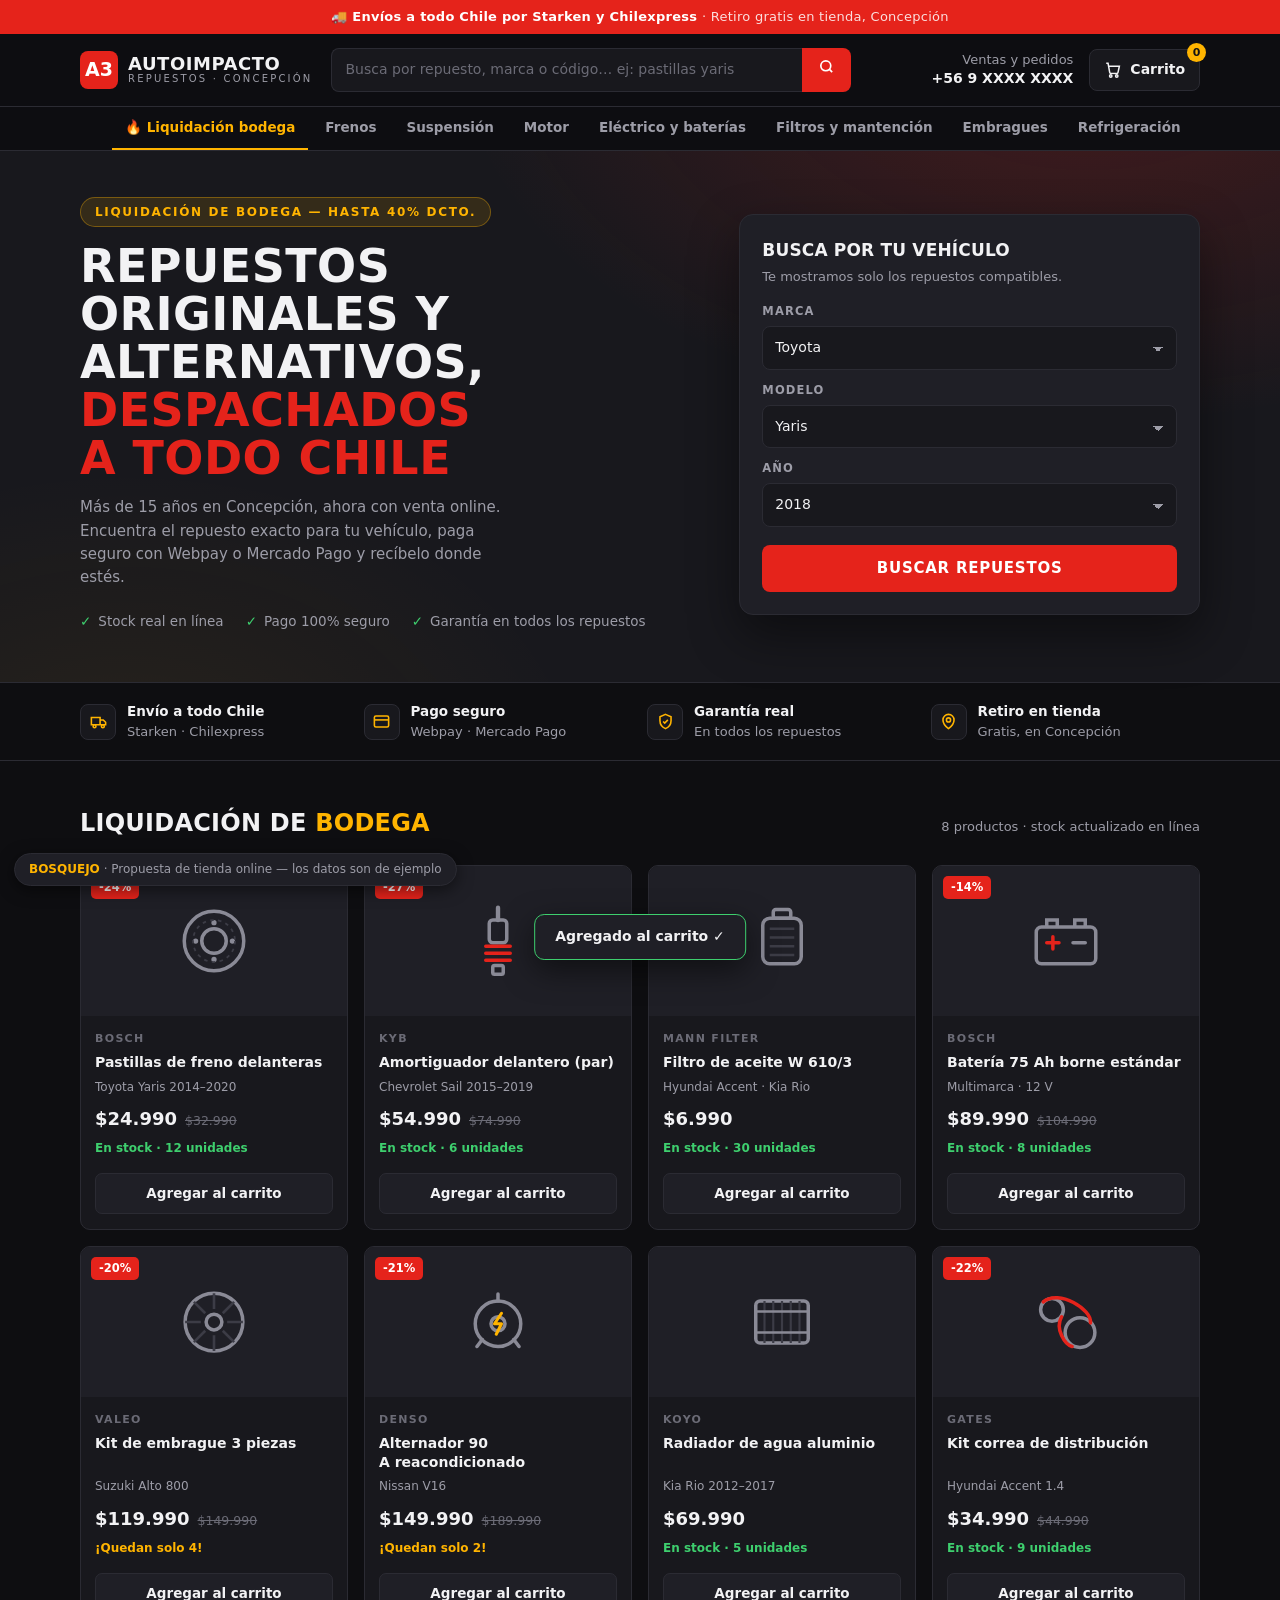
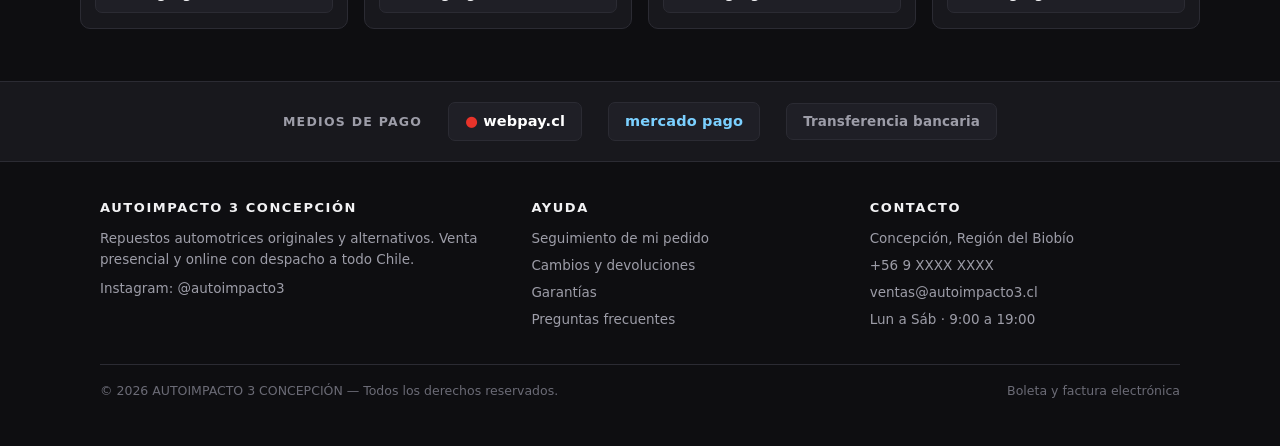
<file: public/tienda-demo.html>
<!DOCTYPE html>
<html lang="es">
<head>
<meta charset="UTF-8">
<meta name="viewport" content="width=device-width, initial-scale=1.0">
<meta name="robots" content="noindex">
<title>AUTOIMPACTO · Tienda Online — Propuesta</title>
<style>
  :root{
    --bg:#0e0e11; --surface:#18181d; --raised:#1f1f26; --line:#2b2b33;
    --text:#f2f2f4; --muted:#9d9da8; --faint:#6b6b76;
    --red:#e5231b; --red-dark:#b81b15; --amber:#ffb400; --green:#3ecf6e;
    --radius:10px;
  }
  *{box-sizing:border-box;margin:0;padding:0}
  html{scroll-behavior:smooth}
  @media (prefers-reduced-motion:reduce){html{scroll-behavior:auto} *{transition:none!important;animation:none!important}}
  body{
    background:var(--bg);color:var(--text);
    font-family:system-ui,-apple-system,"Segoe UI",Roboto,Helvetica,Arial,sans-serif;
    font-size:15px;line-height:1.55;
  }
  h1,h2,h3,.disp{
    font-family:"Arial Narrow","Helvetica Neue Condensed",system-ui,sans-serif;
    text-transform:uppercase;letter-spacing:.01em;font-weight:800;text-wrap:balance;
  }
  button{font:inherit;cursor:pointer;border:0;color:inherit;background:none}
  select,input{font:inherit;color:var(--text)}
  a{color:inherit;text-decoration:none}
  .wrap{max-width:1120px;margin:0 auto;padding:0 20px}
  .num{font-variant-numeric:tabular-nums}
  :focus-visible{outline:2px solid var(--amber);outline-offset:2px}

  /* ---------- demo ribbon ---------- */
  .demo-tag{
    position:fixed;bottom:14px;left:14px;z-index:60;
    background:var(--raised);border:1px solid var(--line);border-radius:999px;
    padding:6px 14px;font-size:12px;color:var(--muted);
    box-shadow:0 4px 16px rgba(0,0,0,.5);
  }
  .demo-tag b{color:var(--amber);font-weight:600}

  /* ---------- announcement ---------- */
  .announce{
    background:var(--red);color:#fff;text-align:center;
    font-size:13px;font-weight:600;padding:7px 16px;letter-spacing:.02em;
  }
  .announce span{opacity:.85;font-weight:400}

  /* ---------- header ---------- */
  header.site{
    position:sticky;top:0;z-index:50;background:rgba(14,14,17,.94);
    backdrop-filter:blur(8px);border-bottom:1px solid var(--line);
  }
  .hdr{display:flex;align-items:center;gap:18px;padding:14px 0}
  .logo{display:flex;align-items:center;gap:10px;flex-shrink:0}
  .logo-mark{
    width:38px;height:38px;border-radius:8px;background:var(--red);
    display:grid;place-items:center;font-weight:900;font-size:19px;color:#fff;
    font-family:"Arial Narrow",system-ui,sans-serif;
  }
  .logo-word{line-height:1.05}
  .logo-word .disp{font-size:18px;letter-spacing:.03em}
  .logo-word small{display:block;font-size:10px;color:var(--muted);letter-spacing:.22em;text-transform:uppercase}
  .search{flex:1;display:flex;max-width:520px}
  .search input{
    flex:1;background:var(--surface);border:1px solid var(--line);border-right:0;
    border-radius:8px 0 0 8px;padding:10px 14px;font-size:14px;
  }
  .search input::placeholder{color:var(--faint)}
  .search button{
    background:var(--red);border-radius:0 8px 8px 0;padding:0 16px;color:#fff;
  }
  .hdr-right{margin-left:auto;display:flex;align-items:center;gap:16px;flex-shrink:0}
  .hdr-phone{font-size:13px;color:var(--muted);text-align:right;line-height:1.3}
  .hdr-phone b{color:var(--text);font-size:14px}
  .cart-btn{
    position:relative;display:flex;align-items:center;gap:8px;
    background:var(--surface);border:1px solid var(--line);border-radius:8px;
    padding:9px 14px;font-weight:600;font-size:14px;transition:border-color .15s;
  }
  .cart-btn:hover{border-color:var(--red)}
  .cart-count{
    position:absolute;top:-7px;right:-7px;min-width:19px;height:19px;border-radius:999px;
    background:var(--amber);color:#141414;font-size:11px;font-weight:800;
    display:grid;place-items:center;padding:0 5px;
  }
  nav.cats{border-top:1px solid var(--line)}
  nav.cats ul{display:flex;gap:4px;list-style:none;overflow-x:auto;padding:0 12px}
  nav.cats a{
    display:block;padding:10px 13px;font-size:13.5px;font-weight:600;color:var(--muted);
    white-space:nowrap;border-bottom:2px solid transparent;transition:color .15s;
  }
  nav.cats a:hover{color:var(--text)}
  nav.cats a.hot{color:var(--amber);border-bottom-color:var(--amber)}

  /* ---------- hero ---------- */
  .hero{
    background:
      radial-gradient(ellipse 90% 130% at 85% -20%, rgba(229,35,27,.22), transparent 55%),
      radial-gradient(ellipse 60% 100% at 10% 120%, rgba(255,180,0,.07), transparent 60%),
      var(--surface);
    border-bottom:1px solid var(--line);
  }
  .hero-in{display:grid;grid-template-columns:1.15fr .85fr;gap:36px;padding:46px 0 50px;align-items:center}
  .kicker{
    display:inline-block;background:rgba(255,180,0,.12);color:var(--amber);
    border:1px solid rgba(255,180,0,.35);border-radius:999px;
    font-size:12px;font-weight:700;letter-spacing:.14em;text-transform:uppercase;
    padding:5px 14px;margin-bottom:16px;
  }
  .hero h1{font-size:clamp(30px,4.6vw,46px);line-height:1.04;margin-bottom:14px}
  .hero h1 em{font-style:normal;color:var(--red)}
  .hero p.lead{color:var(--muted);max-width:46ch;margin-bottom:22px}
  .hero-bullets{display:flex;flex-wrap:wrap;gap:10px 22px;font-size:13.5px;color:var(--muted)}
  .hero-bullets span::before{content:"✓";color:var(--green);font-weight:700;margin-right:7px}

  .finder{
    background:var(--raised);border:1px solid var(--line);border-radius:14px;
    padding:22px;box-shadow:0 20px 50px rgba(0,0,0,.45);
  }
  .finder h2{font-size:17px;margin-bottom:4px}
  .finder .sub{font-size:13px;color:var(--muted);margin-bottom:16px}
  .finder label{display:block;font-size:11.5px;font-weight:700;letter-spacing:.1em;text-transform:uppercase;color:var(--muted);margin:12px 0 5px}
  .finder select{
    width:100%;background:var(--surface);border:1px solid var(--line);border-radius:8px;
    padding:10px 12px;font-size:14px;appearance:none;
    background-image:linear-gradient(45deg,transparent 50%,var(--muted) 50%),linear-gradient(135deg,var(--muted) 50%,transparent 50%);
    background-position:calc(100% - 18px) 55%,calc(100% - 13px) 55%;background-size:5px 5px;background-repeat:no-repeat;
  }
  .btn-red{
    display:block;width:100%;background:var(--red);color:#fff;font-weight:800;
    border-radius:8px;padding:12px;font-size:15px;margin-top:18px;
    text-transform:uppercase;letter-spacing:.05em;transition:background .15s;
  }
  .btn-red:hover{background:var(--red-dark)}

  /* ---------- trust strip ---------- */
  .trust{border-bottom:1px solid var(--line);background:var(--bg)}
  .trust-in{display:grid;grid-template-columns:repeat(4,1fr);gap:14px;padding:18px 0}
  .trust-item{display:flex;gap:11px;align-items:center;font-size:13px;color:var(--muted)}
  .trust-item b{display:block;color:var(--text);font-size:13.5px}
  .t-ico{width:36px;height:36px;flex-shrink:0;border-radius:8px;background:var(--surface);border:1px solid var(--line);display:grid;place-items:center;color:var(--amber)}

  /* ---------- catalog ---------- */
  .catalog{padding:44px 0 26px}
  .cat-head{display:flex;align-items:baseline;justify-content:space-between;gap:16px;margin-bottom:22px;flex-wrap:wrap}
  .cat-head h2{font-size:24px}
  .cat-head h2 span{color:var(--amber)}
  .cat-head .count{font-size:13px;color:var(--muted)}
  .grid{display:grid;grid-template-columns:repeat(4,1fr);gap:16px}
  .card{
    background:var(--surface);border:1px solid var(--line);border-radius:var(--radius);
    display:flex;flex-direction:column;overflow:hidden;transition:transform .15s,border-color .15s;
  }
  .card:hover{transform:translateY(-3px);border-color:#3a3a44}
  .card-img{position:relative;background:var(--raised);display:grid;place-items:center;height:150px}
  .card-img svg{width:84px;height:84px}
  .badge{
    position:absolute;top:10px;left:10px;background:var(--amber);color:#141414;
    font-size:11.5px;font-weight:800;border-radius:5px;padding:3px 8px;
  }
  .badge.liq{background:var(--red);color:#fff}
  .card-body{padding:14px 14px 15px;display:flex;flex-direction:column;gap:6px;flex:1}
  .card-brand{font-size:11px;font-weight:700;letter-spacing:.12em;text-transform:uppercase;color:var(--faint)}
  .card-name{font-size:14px;font-weight:600;line-height:1.35;flex:1}
  .card-fit{font-size:12px;color:var(--muted)}
  .price-row{display:flex;align-items:baseline;gap:8px;margin-top:3px}
  .price{font-size:18px;font-weight:800}
  .price-old{font-size:12.5px;color:var(--faint);text-decoration:line-through}
  .stock{font-size:12px;font-weight:600}
  .stock.ok{color:var(--green)}
  .stock.low{color:var(--amber)}
  .add{
    margin-top:9px;background:var(--raised);border:1px solid var(--line);border-radius:7px;
    padding:9px;font-size:13.5px;font-weight:700;transition:all .15s;
  }
  .add:hover{background:var(--red);border-color:var(--red);color:#fff}
  .add.added{background:var(--green);border-color:var(--green);color:#0c1a10}

  /* ---------- payments strip ---------- */
  .pay-strip{background:var(--surface);border-top:1px solid var(--line);border-bottom:1px solid var(--line);margin-top:26px}
  .pay-in{display:flex;align-items:center;justify-content:center;gap:26px;padding:20px 0;flex-wrap:wrap}
  .pay-in .lbl{font-size:12.5px;color:var(--muted);letter-spacing:.1em;text-transform:uppercase;font-weight:700}
  .paylogo{
    border-radius:7px;padding:7px 16px;font-weight:800;font-size:14.5px;letter-spacing:.01em;
    border:1px solid var(--line);background:var(--raised);
  }
  .paylogo.webpay{color:#fff}.paylogo.webpay i{font-style:normal;color:#e8332a}
  .paylogo.mp{color:#7bd0ff}
  .paylogo.transf{color:var(--muted);font-weight:600;font-size:13.5px}

  /* ---------- footer ---------- */
  footer.site{padding:36px 0 46px;color:var(--muted);font-size:13.5px}
  .foot{display:grid;grid-template-columns:1.3fr 1fr 1fr;gap:28px}
  .foot h3{font-size:13px;color:var(--text);letter-spacing:.12em;margin-bottom:10px}
  .foot li{list-style:none;margin-bottom:6px}
  .copy{margin-top:28px;padding-top:16px;border-top:1px solid var(--line);font-size:12.5px;color:var(--faint);display:flex;justify-content:space-between;flex-wrap:wrap;gap:8px}

  /* ---------- cart drawer ---------- */
  .scrim{position:fixed;inset:0;background:rgba(0,0,0,.6);z-index:70;opacity:0;pointer-events:none;transition:opacity .2s}
  .scrim.open{opacity:1;pointer-events:auto}
  .drawer{
    position:fixed;top:0;right:0;bottom:0;width:min(420px,100vw);z-index:80;
    background:var(--surface);border-left:1px solid var(--line);
    transform:translateX(100%);transition:transform .25s ease;
    display:flex;flex-direction:column;
  }
  .drawer.open{transform:none}
  .dr-head{display:flex;align-items:center;justify-content:space-between;padding:18px 20px;border-bottom:1px solid var(--line)}
  .dr-head h2{font-size:17px}
  .dr-close{color:var(--muted);font-size:22px;line-height:1;padding:4px 8px}
  .dr-items{flex:1;overflow-y:auto;padding:14px 20px;display:flex;flex-direction:column;gap:12px}
  .dr-empty{color:var(--faint);text-align:center;margin-top:40px;font-size:14px}
  .dr-item{display:flex;gap:12px;background:var(--raised);border:1px solid var(--line);border-radius:9px;padding:11px}
  .dr-item .thumb{width:46px;height:46px;border-radius:7px;background:var(--bg);display:grid;place-items:center;flex-shrink:0}
  .dr-item .thumb svg{width:30px;height:30px}
  .dr-item .info{flex:1;min-width:0}
  .dr-item .nm{font-size:13px;font-weight:600;line-height:1.3}
  .dr-item .pr{font-size:13.5px;font-weight:700;margin-top:3px}
  .qty{display:flex;align-items:center;gap:2px;margin-top:6px}
  .qty button{width:24px;height:24px;border-radius:6px;background:var(--bg);border:1px solid var(--line);font-weight:700;font-size:14px;display:grid;place-items:center}
  .qty span{min-width:26px;text-align:center;font-size:13px;font-weight:700}
  .dr-rm{color:var(--faint);font-size:12px;align-self:flex-start}
  .dr-rm:hover{color:var(--red)}
  .dr-ship{padding:14px 20px;border-top:1px solid var(--line)}
  .dr-ship label{font-size:11.5px;font-weight:700;letter-spacing:.1em;text-transform:uppercase;color:var(--muted);display:block;margin-bottom:6px}
  .dr-ship select{width:100%;background:var(--raised);border:1px solid var(--line);border-radius:8px;padding:9px 12px;font-size:13.5px}
  .dr-tot{padding:14px 20px 18px;border-top:1px solid var(--line);display:flex;flex-direction:column;gap:6px;font-size:14px}
  .dr-tot .row{display:flex;justify-content:space-between;color:var(--muted)}
  .dr-tot .row.total{color:var(--text);font-weight:800;font-size:17px;margin-top:4px}
  .dr-tot .btn-red{margin-top:12px}

  /* ---------- checkout modal ---------- */
  .modal{position:fixed;inset:0;z-index:90;display:none;place-items:center;padding:18px}
  .modal.open{display:grid}
  .modal .box{
    background:var(--surface);border:1px solid var(--line);border-radius:16px;
    width:min(460px,100%);max-height:92vh;overflow-y:auto;padding:26px;
    box-shadow:0 30px 80px rgba(0,0,0,.6);
  }
  .box h2{font-size:19px;margin-bottom:2px}
  .box .sub{font-size:13px;color:var(--muted);margin-bottom:18px}
  .payopt{
    display:flex;align-items:center;gap:13px;background:var(--raised);
    border:1px solid var(--line);border-radius:10px;padding:14px;margin-bottom:10px;
    cursor:pointer;transition:border-color .15s;
  }
  .payopt:hover{border-color:#44444f}
  .payopt.sel{border-color:var(--amber);background:rgba(255,180,0,.06)}
  .payopt input{accent-color:var(--amber)}
  .payopt .pl{flex:1}
  .payopt .pl b{display:block;font-size:14.5px}
  .payopt .pl span{font-size:12.5px;color:var(--muted)}
  .ok-ico{width:64px;height:64px;border-radius:50%;background:rgba(62,207,110,.14);border:2px solid var(--green);display:grid;place-items:center;margin:6px auto 16px;color:var(--green);font-size:30px}
  .center{text-align:center}
  .ghost{display:block;width:100%;text-align:center;color:var(--muted);font-size:13.5px;padding:10px;margin-top:6px}
  .ghost:hover{color:var(--text)}
  .ord{background:var(--raised);border:1px dashed var(--line);border-radius:9px;padding:10px;font-size:13px;color:var(--muted);margin:14px 0}
  .ord b{color:var(--text)}

  /* ---------- toast ---------- */
  .toast{
    position:fixed;bottom:20px;left:50%;transform:translate(-50%,80px);z-index:95;
    background:var(--raised);border:1px solid var(--green);color:var(--text);
    border-radius:10px;padding:11px 20px;font-size:14px;font-weight:600;
    transition:transform .25s ease;box-shadow:0 10px 30px rgba(0,0,0,.5);
  }
  .toast.show{transform:translate(-50%,0)}

  /* ---------- responsive ---------- */
  @media (max-width:900px){
    .hero-in{grid-template-columns:1fr;padding:34px 0 40px}
    .grid{grid-template-columns:repeat(2,1fr)}
    .trust-in{grid-template-columns:repeat(2,1fr)}
    .foot{grid-template-columns:1fr 1fr}
    .search{display:none}
    .hdr-phone{display:none}
  }
  @media (max-width:520px){
    .grid{grid-template-columns:1fr 1fr;gap:10px}
    .card-img{height:120px}
    .price{font-size:16px}
  }
</style>
</head>
<body>
<div class="demo-tag"><b>BOSQUEJO</b> · Propuesta de tienda online — los datos son de ejemplo</div>

<div class="announce">🚚 Envíos a todo Chile por Starken y Chilexpress <span>· Retiro gratis en tienda, Concepción</span></div>

<header class="site">
  <div class="wrap hdr">
    <a class="logo" href="#">
      <span class="logo-mark">A3</span>
      <span class="logo-word">
        <span class="disp">Autoimpacto</span>
        <small>Repuestos · Concepción</small>
      </span>
    </a>
    <div class="search" role="search">
      <input type="search" placeholder="Busca por repuesto, marca o código… ej: pastillas yaris" aria-label="Buscar productos">
      <button aria-label="Buscar">
        <svg width="17" height="17" viewBox="0 0 24 24" fill="none" stroke="currentColor" stroke-width="2.4"><circle cx="11" cy="11" r="7"/><path d="m20 20-3.8-3.8"/></svg>
      </button>
    </div>
    <div class="hdr-right">
      <div class="hdr-phone">Ventas y pedidos<br><b>+56 9 XXXX XXXX</b></div>
      <button class="cart-btn" id="openCart" aria-label="Abrir carrito">
        <svg width="18" height="18" viewBox="0 0 24 24" fill="none" stroke="currentColor" stroke-width="2"><circle cx="9" cy="20" r="1.6"/><circle cx="17" cy="20" r="1.6"/><path d="M3 3h2.4l2.2 12.2a1.6 1.6 0 0 0 1.6 1.3h7.9a1.6 1.6 0 0 0 1.6-1.3L20.5 7H6"/></svg>
        Carrito
        <span class="cart-count num" id="cartCount">0</span>
      </button>
    </div>
  </div>
  <nav class="cats" aria-label="Categorías">
    <div class="wrap"><ul>
      <li><a class="hot" href="#catalogo">🔥 Liquidación bodega</a></li>
      <li><a href="#catalogo">Frenos</a></li>
      <li><a href="#catalogo">Suspensión</a></li>
      <li><a href="#catalogo">Motor</a></li>
      <li><a href="#catalogo">Eléctrico y baterías</a></li>
      <li><a href="#catalogo">Filtros y mantención</a></li>
      <li><a href="#catalogo">Embragues</a></li>
      <li><a href="#catalogo">Refrigeración</a></li>
    </ul></div>
  </nav>
</header>

<section class="hero">
  <div class="wrap hero-in">
    <div>
      <span class="kicker">Liquidación de bodega — hasta 40% dcto.</span>
      <h1>Repuestos originales y alternativos, <em>despachados a todo Chile</em></h1>
      <p class="lead">Más de 15 años en Concepción, ahora con venta online. Encuentra el repuesto exacto para tu vehículo, paga seguro con Webpay o Mercado Pago y recíbelo donde estés.</p>
      <div class="hero-bullets">
        <span>Stock real en línea</span>
        <span>Pago 100% seguro</span>
        <span>Garantía en todos los repuestos</span>
      </div>
    </div>
    <form class="finder" onsubmit="event.preventDefault();document.getElementById('catalogo').scrollIntoView()">
      <h2>Busca por tu vehículo</h2>
      <p class="sub">Te mostramos solo los repuestos compatibles.</p>
      <label for="f-marca">Marca</label>
      <select id="f-marca"><option>Toyota</option><option>Chevrolet</option><option>Hyundai</option><option>Nissan</option><option>Kia</option><option>Suzuki</option><option>Mazda</option></select>
      <label for="f-modelo">Modelo</label>
      <select id="f-modelo"><option>Yaris</option><option>Corolla</option><option>Hilux</option><option>RAV4</option></select>
      <label for="f-anio">Año</label>
      <select id="f-anio"><option>2018</option><option>2017</option><option>2016</option><option>2015</option><option>2014</option></select>
      <button class="btn-red" type="submit">Buscar repuestos</button>
    </form>
  </div>
</section>

<section class="trust">
  <div class="wrap trust-in">
    <div class="trust-item"><span class="t-ico"><svg width="19" height="19" viewBox="0 0 24 24" fill="none" stroke="currentColor" stroke-width="2"><path d="M3 7h11v9H3zM14 10h4l3 3v3h-7z"/><circle cx="7" cy="18" r="1.8"/><circle cx="17.5" cy="18" r="1.8"/></svg></span><div><b>Envío a todo Chile</b>Starken · Chilexpress</div></div>
    <div class="trust-item"><span class="t-ico"><svg width="19" height="19" viewBox="0 0 24 24" fill="none" stroke="currentColor" stroke-width="2"><rect x="3" y="5" width="18" height="14" rx="2"/><path d="M3 10h18"/></svg></span><div><b>Pago seguro</b>Webpay · Mercado Pago</div></div>
    <div class="trust-item"><span class="t-ico"><svg width="19" height="19" viewBox="0 0 24 24" fill="none" stroke="currentColor" stroke-width="2"><path d="M12 3l7 3v5c0 4.5-3 8.2-7 10-4-1.8-7-5.5-7-10V6z"/><path d="m9 12 2 2 4-4"/></svg></span><div><b>Garantía real</b>En todos los repuestos</div></div>
    <div class="trust-item"><span class="t-ico"><svg width="19" height="19" viewBox="0 0 24 24" fill="none" stroke="currentColor" stroke-width="2"><path d="M12 21s-7-5.2-7-11a7 7 0 0 1 14 0c0 5.8-7 11-7 11z"/><circle cx="12" cy="10" r="2.6"/></svg></span><div><b>Retiro en tienda</b>Gratis, en Concepción</div></div>
  </div>
</section>

<main class="catalog wrap" id="catalogo">
  <div class="cat-head">
    <h2>Liquidación de <span>bodega</span></h2>
    <span class="count num" id="prodCount"></span>
  </div>
  <div class="grid" id="grid"></div>

</main>

<div class="pay-strip">
  <div class="pay-in">
    <span class="lbl">Medios de pago</span>
    <span class="paylogo webpay"><i>●</i> webpay.cl</span>
    <span class="paylogo mp">mercado pago</span>
    <span class="paylogo transf">Transferencia bancaria</span>
  </div>
</div>

<footer class="site">
  <div class="wrap">
    <div class="foot">
      <div>
        <h3 class="disp">Autoimpacto 3 Concepción</h3>
        <p>Repuestos automotrices originales y alternativos. Venta presencial y online con despacho a todo Chile.</p>
        <p style="margin-top:8px">Instagram: @autoimpacto3</p>
      </div>
      <div>
        <h3 class="disp">Ayuda</h3>
        <ul><li>Seguimiento de mi pedido</li><li>Cambios y devoluciones</li><li>Garantías</li><li>Preguntas frecuentes</li></ul>
      </div>
      <div>
        <h3 class="disp">Contacto</h3>
        <ul><li>Concepción, Región del Biobío</li><li>+56 9 XXXX XXXX</li><li>ventas@autoimpacto3.cl</li><li>Lun a Sáb · 9:00 a 19:00</li></ul>
      </div>
    </div>
    <div class="copy">
      <span>© 2026 AUTOIMPACTO 3 CONCEPCIÓN — Todos los derechos reservados.</span>
      <span>Boleta y factura electrónica</span>
    </div>
  </div>
</footer>

<!-- cart drawer -->
<div class="scrim" id="scrim"></div>
<aside class="drawer" id="drawer" aria-label="Carrito de compras">
  <div class="dr-head">
    <h2>Tu carrito</h2>
    <button class="dr-close" id="closeCart" aria-label="Cerrar carrito">✕</button>
  </div>
  <div class="dr-items" id="drItems"></div>
  <div class="dr-ship">
    <label for="region">Envío — elige tu región</label>
    <select id="region">
      <option value="0" data-n="Retiro en tienda (Concepción) — Gratis">Retiro en tienda (Concepción) — Gratis</option>
      <option value="3490" data-n="Región del Biobío">Región del Biobío — $3.490</option>
      <option value="4990" data-n="Región Metropolitana">Región Metropolitana — $4.990</option>
      <option value="5990" data-n="Otras regiones">Otras regiones — $5.990</option>
    </select>
  </div>
  <div class="dr-tot">
    <div class="row"><span>Subtotal</span><span class="num" id="tSub">$0</span></div>
    <div class="row"><span>Envío</span><span class="num" id="tShip">$0</span></div>
    <div class="row total"><span>Total</span><span class="num" id="tTot">$0</span></div>
    <button class="btn-red" id="goPay">Ir a pagar</button>
  </div>
</aside>

<!-- checkout modal -->
<div class="modal" id="payModal" role="dialog" aria-modal="true" aria-labelledby="payTitle">
  <div class="box" id="payBox"></div>
</div>

<div class="toast" id="toast">Agregado al carrito ✓</div>

<script>
const PARTS = {
  disco:'<svg viewBox="0 0 96 96" fill="none"><circle cx="48" cy="48" r="34" stroke="#8a8a96" stroke-width="4"/><circle cx="48" cy="48" r="14" stroke="#8a8a96" stroke-width="4"/><circle cx="48" cy="27" r="3" fill="#8a8a96"/><circle cx="48" cy="69" r="3" fill="#8a8a96"/><circle cx="27" cy="48" r="3" fill="#8a8a96"/><circle cx="69" cy="48" r="3" fill="#8a8a96"/><circle cx="48" cy="48" r="24" stroke="#3c3c46" stroke-width="2" stroke-dasharray="4 5"/></svg>',
  amort:'<svg viewBox="0 0 96 96" fill="none"><path d="M48 10v14" stroke="#8a8a96" stroke-width="5" stroke-linecap="round"/><rect x="38" y="24" width="20" height="26" rx="4" stroke="#8a8a96" stroke-width="4"/><path d="M34 54h28M34 62h28M34 70h28" stroke="#e5231b" stroke-width="4" stroke-linecap="round"/><rect x="42" y="76" width="12" height="10" rx="2" stroke="#8a8a96" stroke-width="4"/></svg>',
  filtro:'<svg viewBox="0 0 96 96" fill="none"><rect x="26" y="22" width="44" height="52" rx="8" stroke="#8a8a96" stroke-width="4"/><path d="M34 34h28M34 44h28M34 54h28M34 64h28" stroke="#3c3c46" stroke-width="3"/><rect x="38" y="12" width="20" height="10" rx="3" stroke="#8a8a96" stroke-width="4"/></svg>',
  bateria:'<svg viewBox="0 0 96 96" fill="none"><rect x="14" y="32" width="68" height="42" rx="6" stroke="#8a8a96" stroke-width="4"/><path d="M26 32v-8h12v8M58 32v-8h12v8" stroke="#8a8a96" stroke-width="4"/><path d="M26 50h14M33 43v14" stroke="#e5231b" stroke-width="4" stroke-linecap="round"/><path d="M56 50h14" stroke="#8a8a96" stroke-width="4" stroke-linecap="round"/></svg>',
  embrague:'<svg viewBox="0 0 96 96" fill="none"><circle cx="48" cy="48" r="33" stroke="#8a8a96" stroke-width="4"/><circle cx="48" cy="48" r="9" stroke="#8a8a96" stroke-width="4"/><path d="M48 15v18M48 63v18M15 48h18M63 48h18M25 25l13 13M58 58l13 13M71 25 58 38M38 58 25 71" stroke="#3c3c46" stroke-width="3"/></svg>',
  alternador:'<svg viewBox="0 0 96 96" fill="none"><circle cx="48" cy="50" r="26" stroke="#8a8a96" stroke-width="4"/><circle cx="48" cy="50" r="8" stroke="#8a8a96" stroke-width="4"/><path d="M48 24v-8M30 68l-6 8M66 68l6 8" stroke="#8a8a96" stroke-width="4" stroke-linecap="round"/><path d="m52 38-8 12h8l-6 12" stroke="#ffb400" stroke-width="3.5" stroke-linecap="round" stroke-linejoin="round"/></svg>',
  radiador:'<svg viewBox="0 0 96 96" fill="none"><rect x="18" y="24" width="60" height="48" rx="5" stroke="#8a8a96" stroke-width="4"/><path d="M28 24v48M38 24v48M48 24v48M58 24v48M68 24v48" stroke="#3c3c46" stroke-width="2.5"/><path d="M18 36h60M18 60h60" stroke="#8a8a96" stroke-width="3"/></svg>',
  correa:'<svg viewBox="0 0 96 96" fill="none"><circle cx="32" cy="34" r="13" stroke="#8a8a96" stroke-width="4"/><circle cx="64" cy="60" r="17" stroke="#8a8a96" stroke-width="4"/><path d="M22 25C40 10 78 34 76 49M43 42c-8 14 4 32 12 34" stroke="#e5231b" stroke-width="4" stroke-linecap="round"/></svg>'
};

const PRODUCTS = [
  {id:1, brand:'Bosch', name:'Pastillas de freno delanteras', fit:'Toyota Yaris 2014–2020', price:24990, old:32990, img:'disco', stock:12, liq:true},
  {id:2, brand:'KYB', name:'Amortiguador delantero (par)', fit:'Chevrolet Sail 2015–2019', price:54990, old:74990, img:'amort', stock:6, liq:true},
  {id:3, brand:'Mann Filter', name:'Filtro de aceite W 610/3', fit:'Hyundai Accent · Kia Rio', price:6990, old:null, img:'filtro', stock:30, liq:false},
  {id:4, brand:'Bosch', name:'Batería 75 Ah borne estándar', fit:'Multimarca · 12 V', price:89990, old:104990, img:'bateria', stock:8, liq:true},
  {id:5, brand:'Valeo', name:'Kit de embrague 3 piezas', fit:'Suzuki Alto 800', price:119990, old:149990, img:'embrague', stock:4, liq:true},
  {id:6, brand:'Denso', name:'Alternador 90 A reacondicionado', fit:'Nissan V16', price:149990, old:189990, img:'alternador', stock:2, liq:true},
  {id:7, brand:'Koyo', name:'Radiador de agua aluminio', fit:'Kia Rio 2012–2017', price:69990, old:null, img:'radiador', stock:5, liq:false},
  {id:8, brand:'Gates', name:'Kit correa de distribución', fit:'Hyundai Accent 1.4', price:34990, old:44990, img:'correa', stock:9, liq:true},
];

const clp = n => '$' + n.toLocaleString('es-CL');
const $ = id => document.getElementById(id);
let cart = {};

/* ---- catalog ---- */
$('grid').innerHTML = PRODUCTS.map(p => `
  <article class="card">
    <div class="card-img">
      ${p.liq ? '<span class="badge liq">-'+Math.round((1-p.price/p.old)*100)+'%</span>' : ''}
      ${PARTS[p.img]}
    </div>
    <div class="card-body">
      <span class="card-brand">${p.brand}</span>
      <h3 class="card-name" style="text-transform:none;font-family:inherit;letter-spacing:0">${p.name}</h3>
      <span class="card-fit">${p.fit}</span>
      <div class="price-row"><span class="price num">${clp(p.price)}</span>${p.old ? '<span class="price-old num">'+clp(p.old)+'</span>' : ''}</div>
      <span class="stock ${p.stock<=4?'low':'ok'}">${p.stock<=4 ? '¡Quedan solo '+p.stock+'!' : 'En stock · '+p.stock+' unidades'}</span>
      <button class="add" data-id="${p.id}">Agregar al carrito</button>
    </div>
  </article>`).join('');
$('prodCount').textContent = PRODUCTS.length + ' productos · stock actualizado en línea';

/* ---- cart ---- */
function openCart(){ $('drawer').classList.add('open'); $('scrim').classList.add('open'); }
function closeCart(){ $('drawer').classList.remove('open'); $('scrim').classList.remove('open'); }
$('openCart').onclick = openCart;
$('closeCart').onclick = closeCart;
$('scrim').onclick = () => { closeCart(); $('payModal').classList.remove('open'); };

document.querySelectorAll('.add').forEach(b => b.onclick = () => {
  const id = +b.dataset.id;
  cart[id] = (cart[id]||0) + 1;
  b.textContent = 'Agregado ✓'; b.classList.add('added');
  setTimeout(()=>{ b.textContent='Agregar al carrito'; b.classList.remove('added'); }, 1200);
  toast();
  render();
});

function toast(){
  $('toast').classList.add('show');
  clearTimeout(toast.t);
  toast.t = setTimeout(()=>$('toast').classList.remove('show'), 1600);
}

function totals(){
  const sub = Object.entries(cart).reduce((s,[id,q]) => s + PRODUCTS.find(p=>p.id==id).price*q, 0);
  const ship = sub ? +$('region').value : 0;
  return {sub, ship, tot: sub+ship};
}

function render(){
  const n = Object.values(cart).reduce((a,b)=>a+b,0);
  $('cartCount').textContent = n;
  const box = $('drItems');
  if(!n){ box.innerHTML = '<p class="dr-empty">Tu carrito está vacío.<br>Agrega repuestos desde el catálogo.</p>'; }
  else box.innerHTML = Object.entries(cart).map(([id,q]) => {
    const p = PRODUCTS.find(x=>x.id==id);
    return `<div class="dr-item">
      <span class="thumb">${PARTS[p.img]}</span>
      <div class="info">
        <div class="nm">${p.name}</div>
        <div class="pr num">${clp(p.price*q)}</div>
        <div class="qty">
          <button aria-label="Quitar uno" onclick="chg(${id},-1)">−</button><span class="num">${q}</span><button aria-label="Agregar uno" onclick="chg(${id},1)">+</button>
        </div>
      </div>
      <button class="dr-rm" onclick="chg(${id},-99)">Eliminar</button>
    </div>`;
  }).join('');
  const t = totals();
  $('tSub').textContent = clp(t.sub);
  $('tShip').textContent = t.sub ? (t.ship ? clp(t.ship) : 'Gratis') : '$0';
  $('tTot').textContent = clp(t.tot);
}
window.chg = (id,d) => {
  cart[id] = (cart[id]||0) + d;
  if(cart[id] <= 0) delete cart[id];
  render();
};
$('region').onchange = render;

/* ---- checkout ---- */
let payMethod = 'webpay';
$('goPay').onclick = () => {
  if(!Object.keys(cart).length){ toast.t && 0; $('toast').textContent='Agrega productos primero'; toast(); setTimeout(()=>$('toast').textContent='Agregado al carrito ✓',1700); return; }
  closeCart(); showPay();
};

function showPay(){
  const t = totals();
  $('payBox').innerHTML = `
    <h2 id="payTitle">Finalizar compra</h2>
    <p class="sub">Total a pagar: <b class="num" style="color:var(--text)">${clp(t.tot)}</b> · ${$('region').selectedOptions[0].dataset.n}</p>
    <label class="payopt ${payMethod==='webpay'?'sel':''}" onclick="pick('webpay')">
      <input type="radio" name="pm" ${payMethod==='webpay'?'checked':''}>
      <span class="pl"><b>Webpay Plus</b><span>Débito y crédito · todos los bancos de Chile</span></span>
      <span class="paylogo webpay" style="font-size:12px;padding:5px 10px"><i>●</i> webpay</span>
    </label>
    <label class="payopt ${payMethod==='mp'?'sel':''}" onclick="pick('mp')">
      <input type="radio" name="pm" ${payMethod==='mp'?'checked':''}>
      <span class="pl"><b>Mercado Pago</b><span>Tarjetas, cuotas y saldo Mercado Pago</span></span>
      <span class="paylogo mp" style="font-size:12px;padding:5px 10px">mp</span>
    </label>
    <label class="payopt ${payMethod==='tr'?'sel':''}" onclick="pick('tr')">
      <input type="radio" name="pm" ${payMethod==='tr'?'checked':''}>
      <span class="pl"><b>Transferencia bancaria</b><span>Confirmación manual en horario hábil</span></span>
    </label>
    <button class="btn-red" onclick="paySuccess()">Pagar ${clp(t.tot)}</button>
    <button class="ghost" onclick="document.getElementById('payModal').classList.remove('open')">Volver al carrito</button>`;
  $('payModal').classList.add('open');
}
window.pick = m => { payMethod = m; showPay(); };

window.paySuccess = () => {
  const t = totals();
  const ord = 'AI3-' + String(Math.floor(1000 + Math.random()*9000));
  $('payBox').innerHTML = `
    <div class="center">
      <div class="ok-ico">✓</div>
      <h2>¡Pago aprobado!</h2>
      <p class="sub">Gracias por tu compra en Autoimpacto.</p>
      <div class="ord">Pedido <b>${ord}</b> · Total <b class="num">${clp(t.tot)}</b><br>
      Te enviamos el comprobante y el número de seguimiento a tu correo.</div>
      <p style="font-size:13px;color:var(--muted)">El stock se descuenta automáticamente del inventario y el pedido queda en el panel de administración listo para despacho.</p>
      <button class="btn-red" onclick="resetDemo()">Volver a la tienda</button>
    </div>`;
};
window.resetDemo = () => { cart = {}; render(); $('payModal').classList.remove('open'); };

render();
</script>
</body>
</html>
</file>
